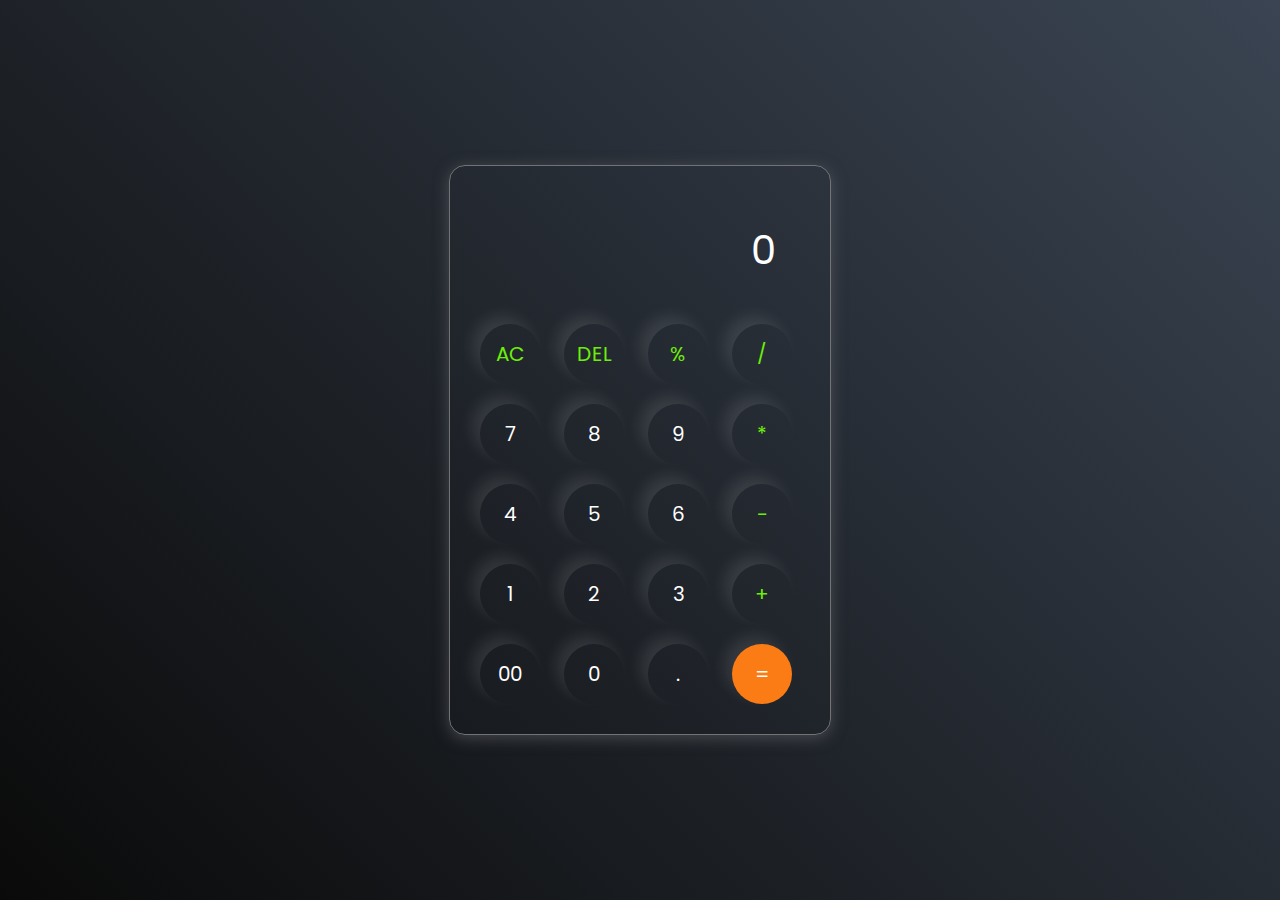
<file: lvl1-Task2/index.html>
<!DOCTYPE html>
<html lang="en">
  <head>
    <meta charset="UTF-8" />
    <meta http-equiv="X-UA-Compatible" content="IE=edge" />
    <meta name="viewport" content="width=device-width, initial-scale=1.0" />
    <link rel="stylesheet" href="style.css" />
    <title>Calculator -by Ashwani</title>
  </head>
  <body>
    <div class="container">
      <div class="calculator">
        <input type="text" id="inputBox" placeholder="0" />
        <div>
          <button class="button operator">AC</button>
          <button class="button operator">DEL</button>
          <button class="button operator">%</button>
          <button class="button operator">/</button>
        </div>
        <div>
          <button class="button">7</button>
          <button class="button">8</button>
          <button class="button">9</button>
          <button class="button operator">*</button>
        </div>
        <div>
          <button class="button">4</button>
          <button class="button">5</button>
          <button class="button">6</button>
          <button class="button operator">-</button>
        </div>
        <div>
          <button class="button">1</button>
          <button class="button">2</button>
          <button class="button">3</button>
          <button class="button operator">+</button>
        </div>

        <div>
          <button class="button">00</button>
          <button class="button">0</button>
          <button class="button">.</button>
          <button class="button equalBtn">=</button>
        </div>
      </div>
    </div>

    <script src="script.js"></script>
  </body>
</html>
</file>
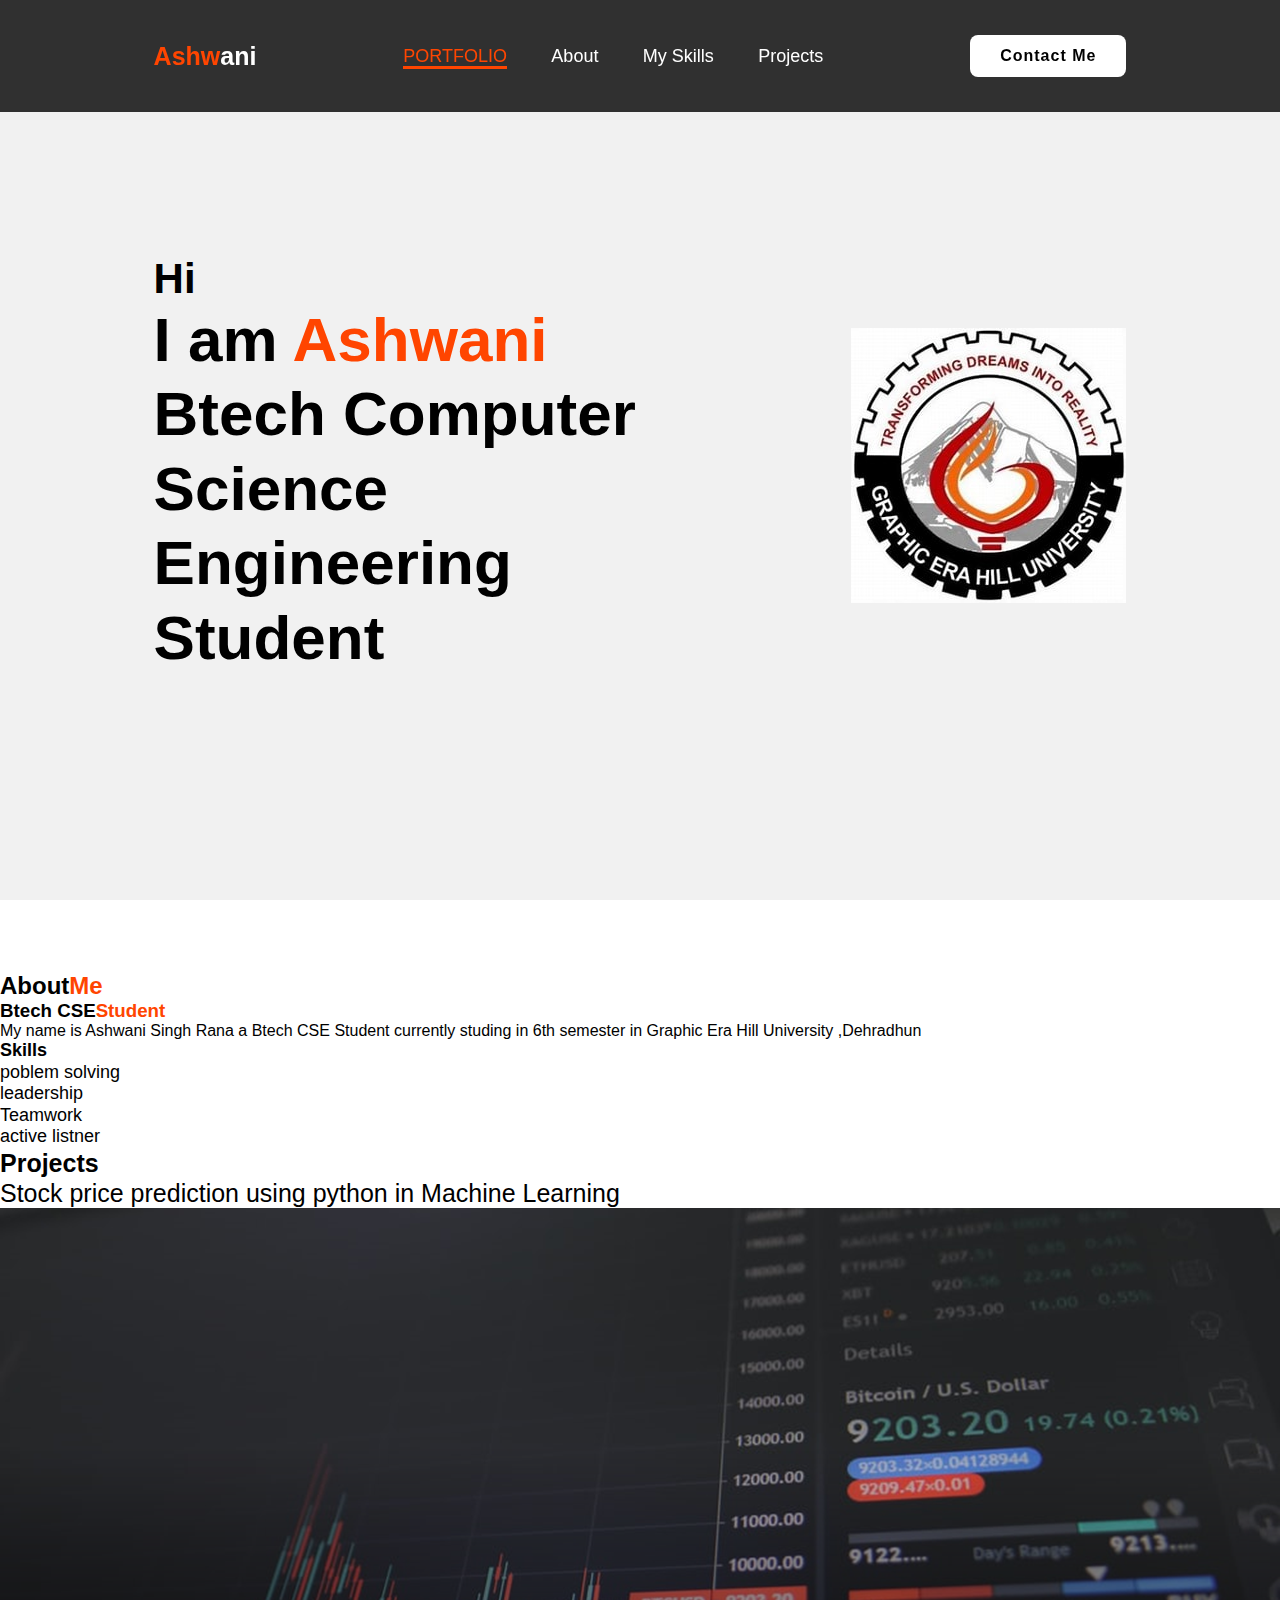
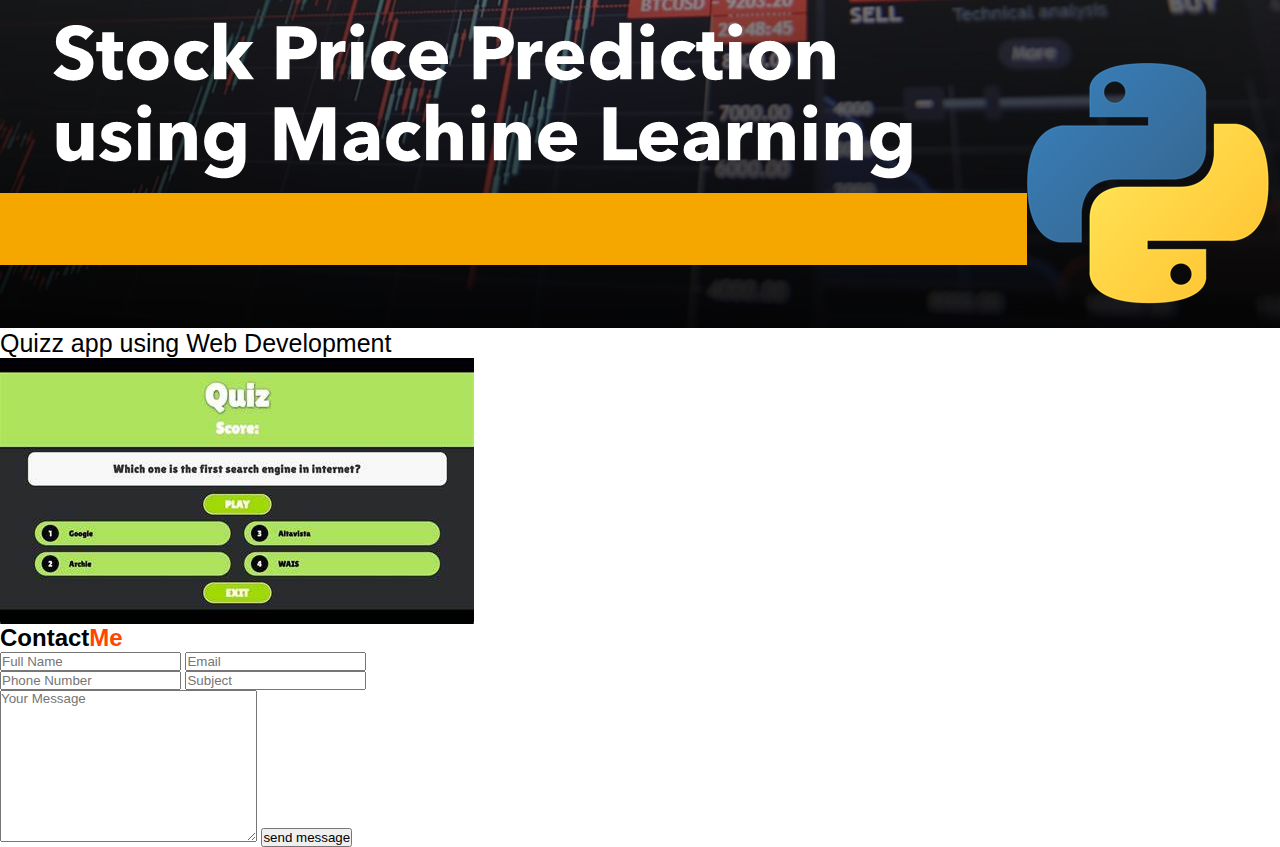
<file: lvl1-Task1/index1.html>
<html>
    <head>
        <title>PORTFOLIO</title>
        <link rel="stylesheet" href="style.css">
    </head>
    <body>
        <header class="header">
            <a href="#" class="logo"><span>Ashw</span>ani</a>
            <nav class="navbar">
                <a href="#" class="active">PORTFOLIO</a>
                <a href="#about">About</a>
                <a href="#sk"> My Skills</a>
                <a href="#pk">Projects</a>
                </nav>
                <a href="#" class="contact">Contact Me</a>
        </header>
        <section class="home">
            <div  class="home-content">
                <h3>Hi</h3>
               <h1>I am <span>Ashwani<br></span>Btech Computer Science Engineering Student</h1>

            </div>
            <div class="img-box">
                <img src="image.jpeg" alt="">
            </div>
        </section>
        <br> 
         <br>
           <br>
             <br>
        <section class="About-content" id="about">
          
            <h2 class="heading">About<span>Me</span></h2>
            <h3>Btech CSE<span>Student</span></h3>
            <p>My name is Ashwani Singh Rana a Btech CSE Student currently studing in 6th semester in Graphic Era Hill University ,Dehradhun</p>
        </div>     
        </section>
        <section class="My Skills" id="sk">
            <h2 class="my skills">Skills</h2>
            <p class="#">poblem solving</p>
            <p class="#">leadership</p>
            <p class="#">Teamwork</p>
            <p class="#">active listner</p>
            </div>
        </section>
        <section class="Projects" id="pk">
            <h2 class="my projects">Projects</h2>
            <p class="#">Stock price prediction using python in Machine Learning</p>
            <div class="img-box">
                <img src="ml.png" alt="">
            </div>
            <p class="#">Quizz app using Web Development</p>
            <div class="img-box">
                <img src="web.jpeg" alt="">
            </div>


        </section>
        <section class="contact-form">
            <h2 class="conatct-me">Contact<span>Me</span></h2>
            <form action="#">
                <div class="input-box">
                <input type="text" placeholder="Full Name">
                <input type="email" placeholder="Email">
            </div>
            <div class="input-box">
                <input type="number" placeholder="Phone Number">
                <input type="text" placeholder="Subject">
             </div>
             <textarea name="" id="" cols="30" rows="10" placeholder="Your Message"></textarea>
             <input type="submit" value="send message" >

            </form>
        </section>






                

           
       
    </body>
</html>
</file>
<file: lvl1-Task2/style.css>
@import url('https://fonts.googleapis.com/css2?family=Poppins:wght@500&display=swap');

*{
    margin: 0;
    padding: 0;
    box-sizing: border-box;
    font-family: 'Poppins', sans-serif;
}

body{
    width: 100%;
    height: 100vh;
    display: flex;
    justify-content: center;
    align-items: center;
    background: linear-gradient(45deg, #0a0a0a, #3a4452);
}

.calculator{
    border: 1px solid #717377;
    padding: 20px;
    border-radius: 16px;
    background: transparent;
    box-shadow: 0px 3px 15px rgba(113, 115, 119, 0.5);

}

input{
    width: 320px;
    border: none;
    padding: 24px;
    margin: 10px;
    background: transparent;
    box-shadow: 0px 3px 15px rgbs(84, 84, 84, 0.1);
    font-size: 40px;
    text-align: right;
    cursor: pointer;
    color: #ffffff;
}

input::placeholder{
    color: #ffffff;
}

button{
    border: none;
    width: 60px;
    height: 60px;
    margin: 10px;
    border-radius: 50%;
    background: transparent;
    color: #ffffff;
    font-size: 20px;
    box-shadow: -8px -8px 15px rgba(255, 255, 255, 0.1);
    cursor: pointer;
}

.equalBtn{
    background-color: #fb7c14;
}

.operator{
    color: #6dee0a;
}
</file>
<file: lvl1-Task1/style.css>
*{
    margin: 0;
    padding: 0;
    box-sizing: border-box;
    font-family: 'poppins',sans-serif;
    text-decoration: none;
    list-style: none;
}
header{
    position: fixed;
    top: 0;
    left: 0;
    width: 100%;
    padding: 35px 12%;
    background: rgba(0, 0, 0, 0.8);
    backdrop-filter: blur(10px);
    display: flex;
    justify-content: space-between;
    align-items: center;
    z-index: 100;
}
.logo{
    font-size: 25px;
    color: white;
    font-weight: 600;
    transition: 0.3s ease;
}
.logo:hover{
    color: orangered;
    text-shadow: 0 0 25px orangered,
                 0 0 50px orangered;
    transform: scale(1.1);   
}
span{
    color: orangered;
}
.navbar a{
    font-size: 18px;
    color: white;
    font-weight: 500;
    margin: 0 20px;
    border-bottom: 3px solid transparent;
    transition: 0.3s ease;
}
.navbar a:hover,
.navbar a.active{
    color: orangered;
    border-bottom: 3px solid orangered;
}
.contact{
    padding: 10px 28px;
    background-color: white;
    color:black;
    border:2px solid transparent;
    border-radius: 8px;
    font-size: 16px;
    letter-spacing: 1px;
    font-weight: 600;
    transition: 0.3s ease;
}
.contact:hover{
    background-color: orangered;
    box-shadow: 0 0 25px orangered;
    color: white;
}
.home{
    width: 100%;
    min-height: 100vh;
    background: rgb(241, 241, 241);
    display: flex;
    align-items: center;
    gap: 7em;
    padding: 30px 12% 0;
}
.home-content{
    max-width: 800px;
}
.home-content h3{
    font-size: 42px;
}
.home-content h1{
    font-size: 62px;
    line-height: 1.2;
}
.home-content p{
    font-size: 18px;
    margin: 25px 0 30px;
}
.skills{
    font-size: 18px;
    line-height: 1.2;
}
.projects{
    font-size: 25px;
    line-height: 1.2;
}
</file>
